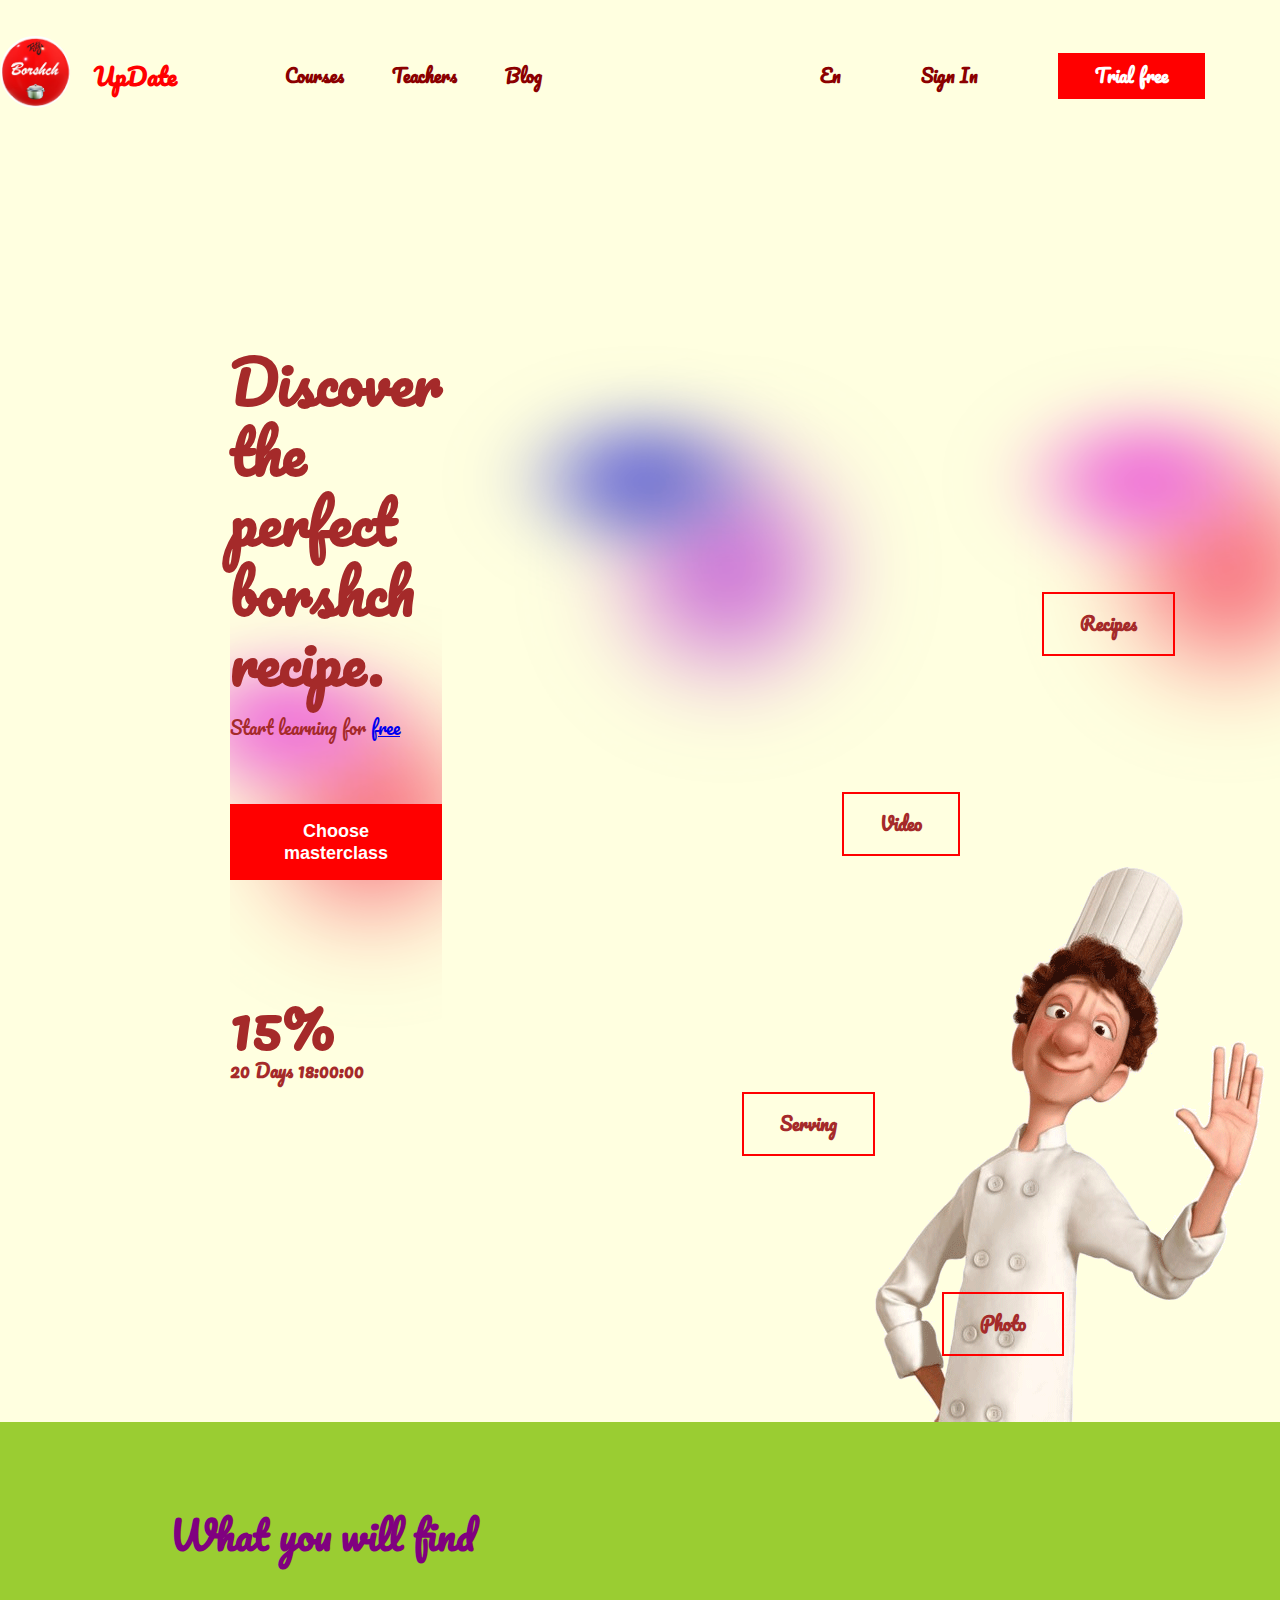
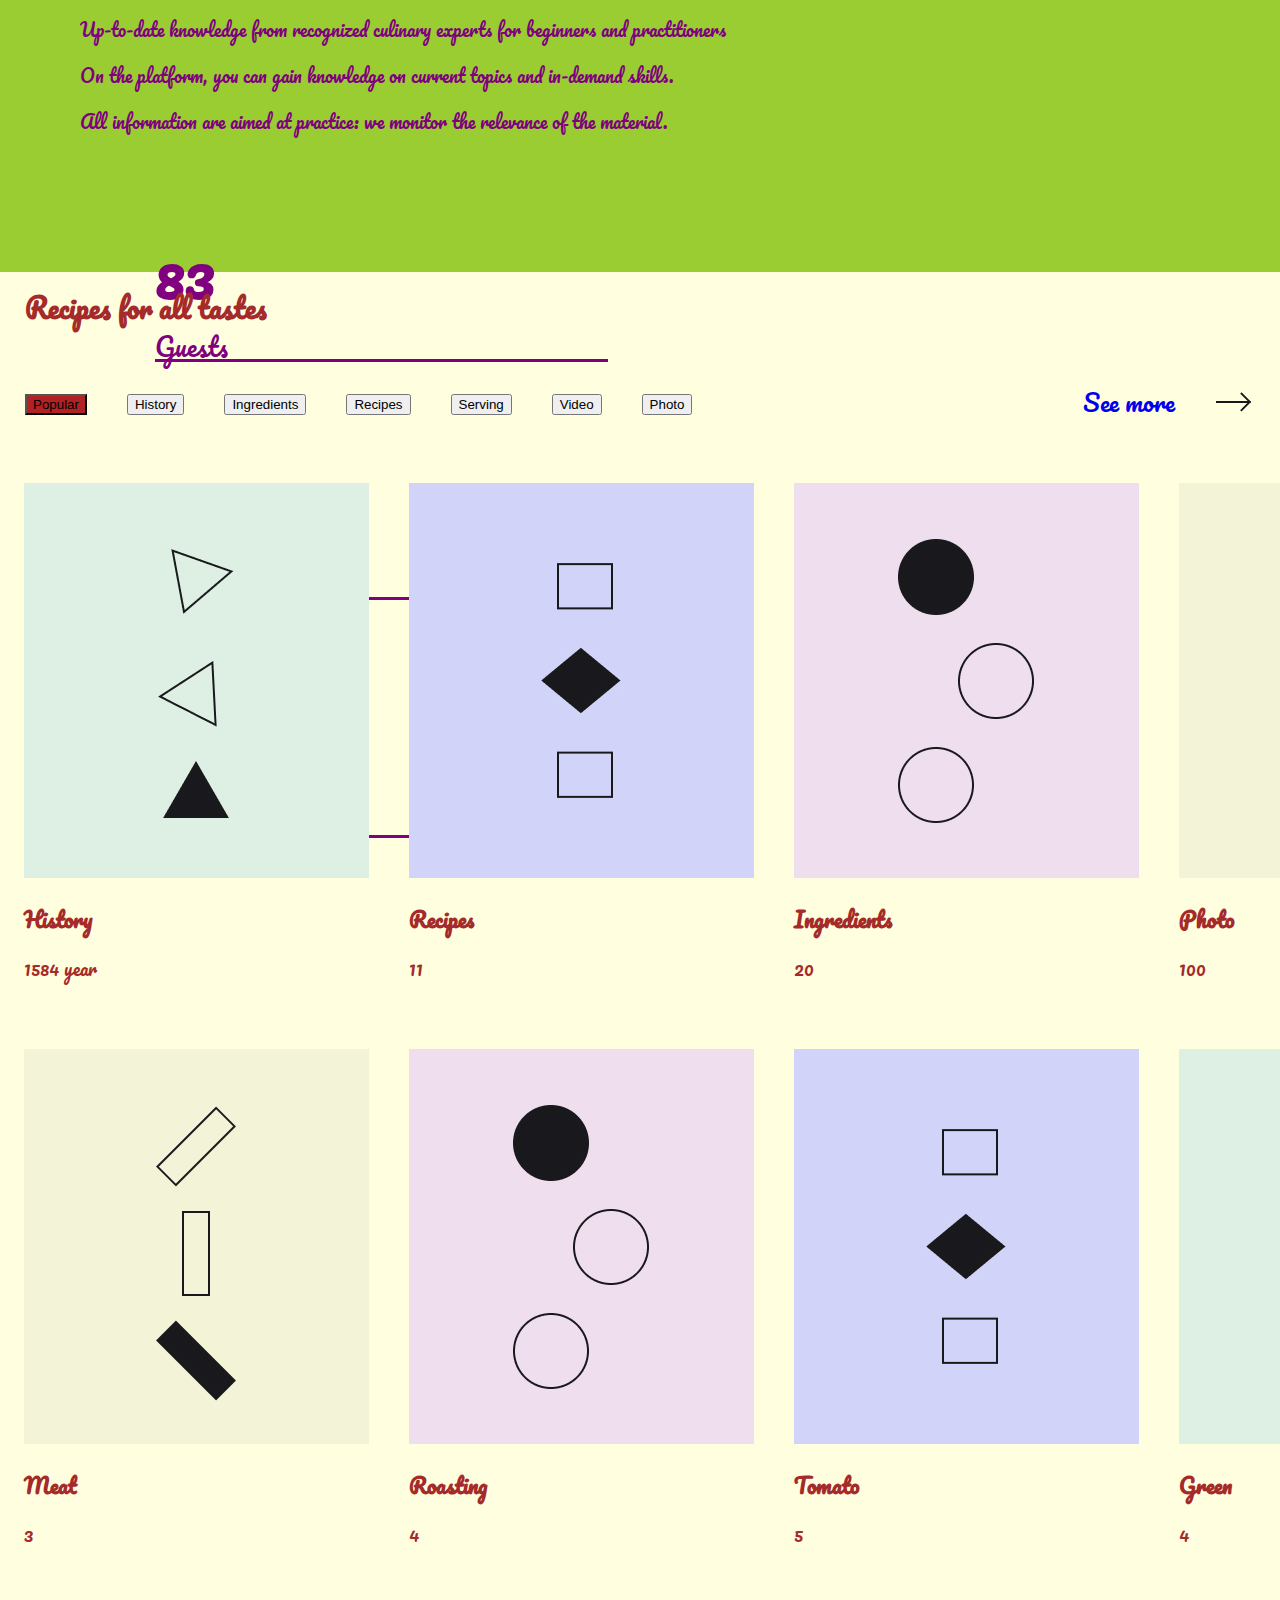
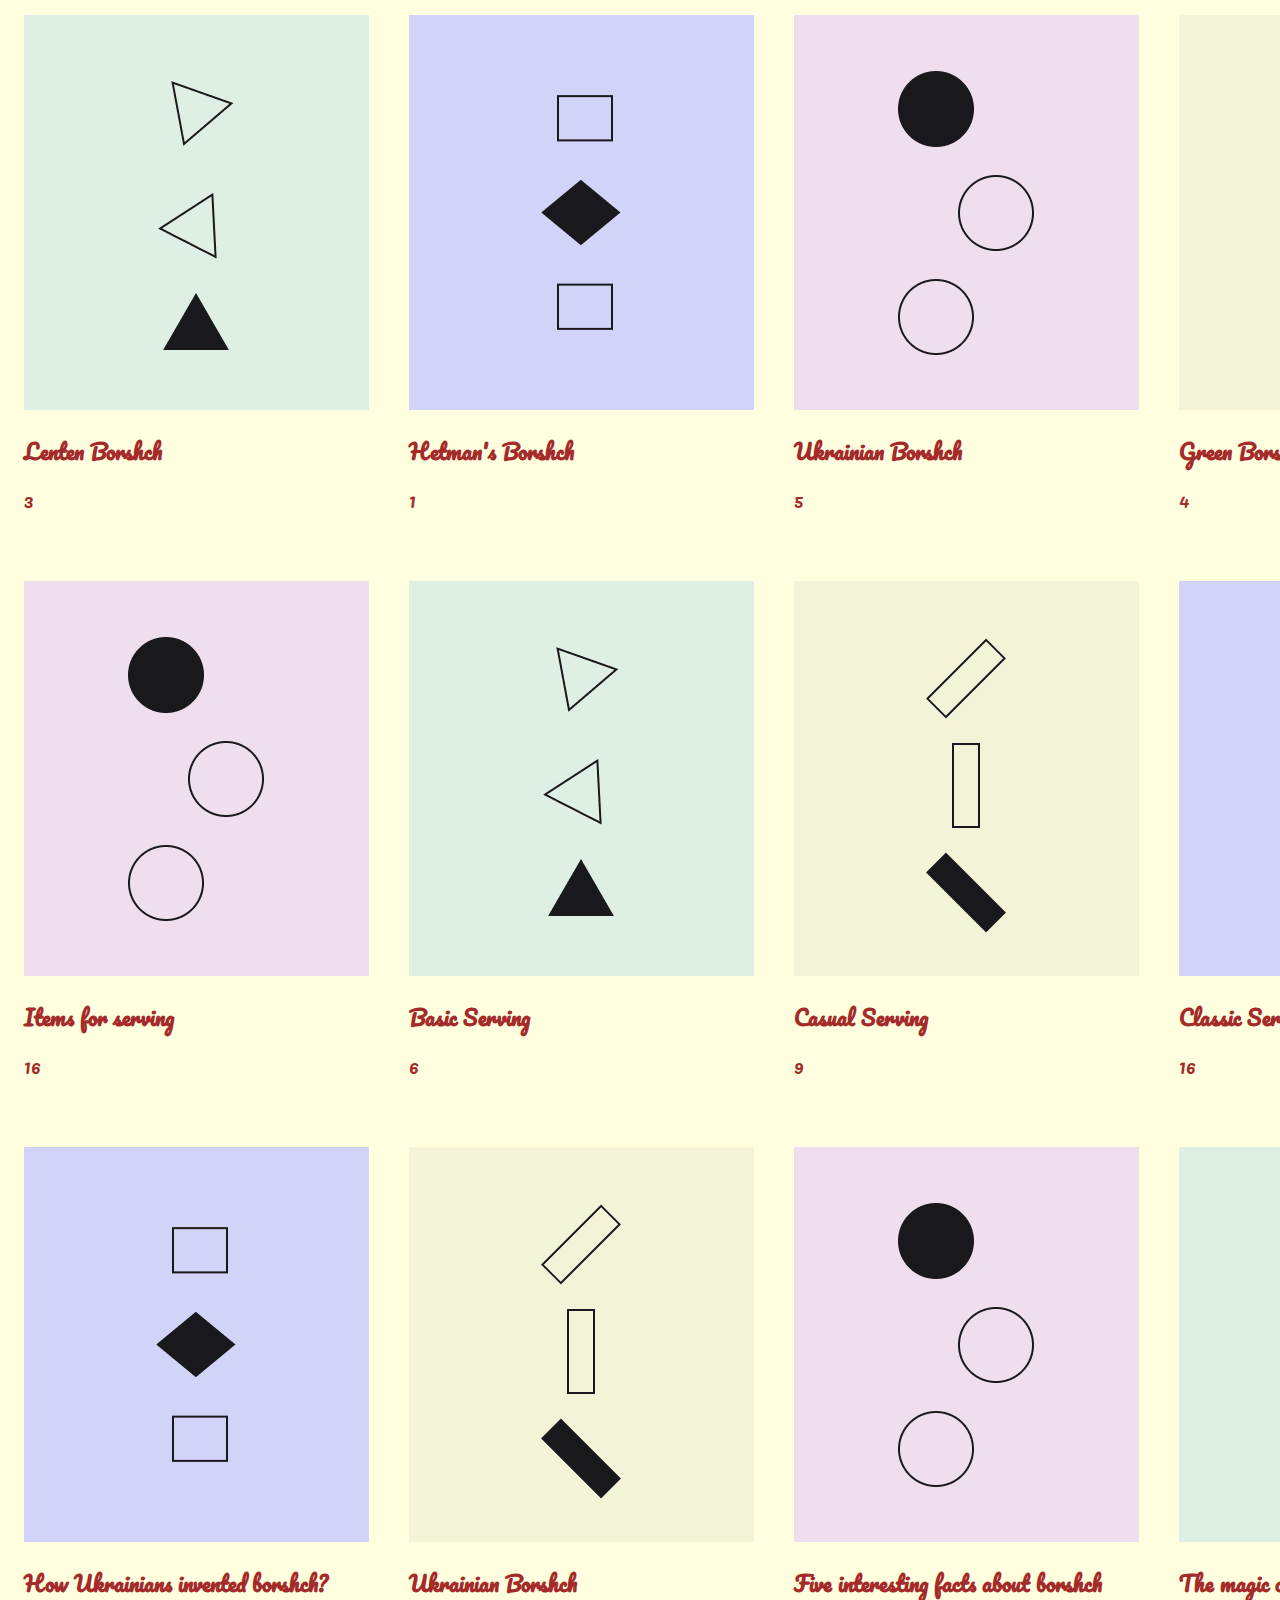
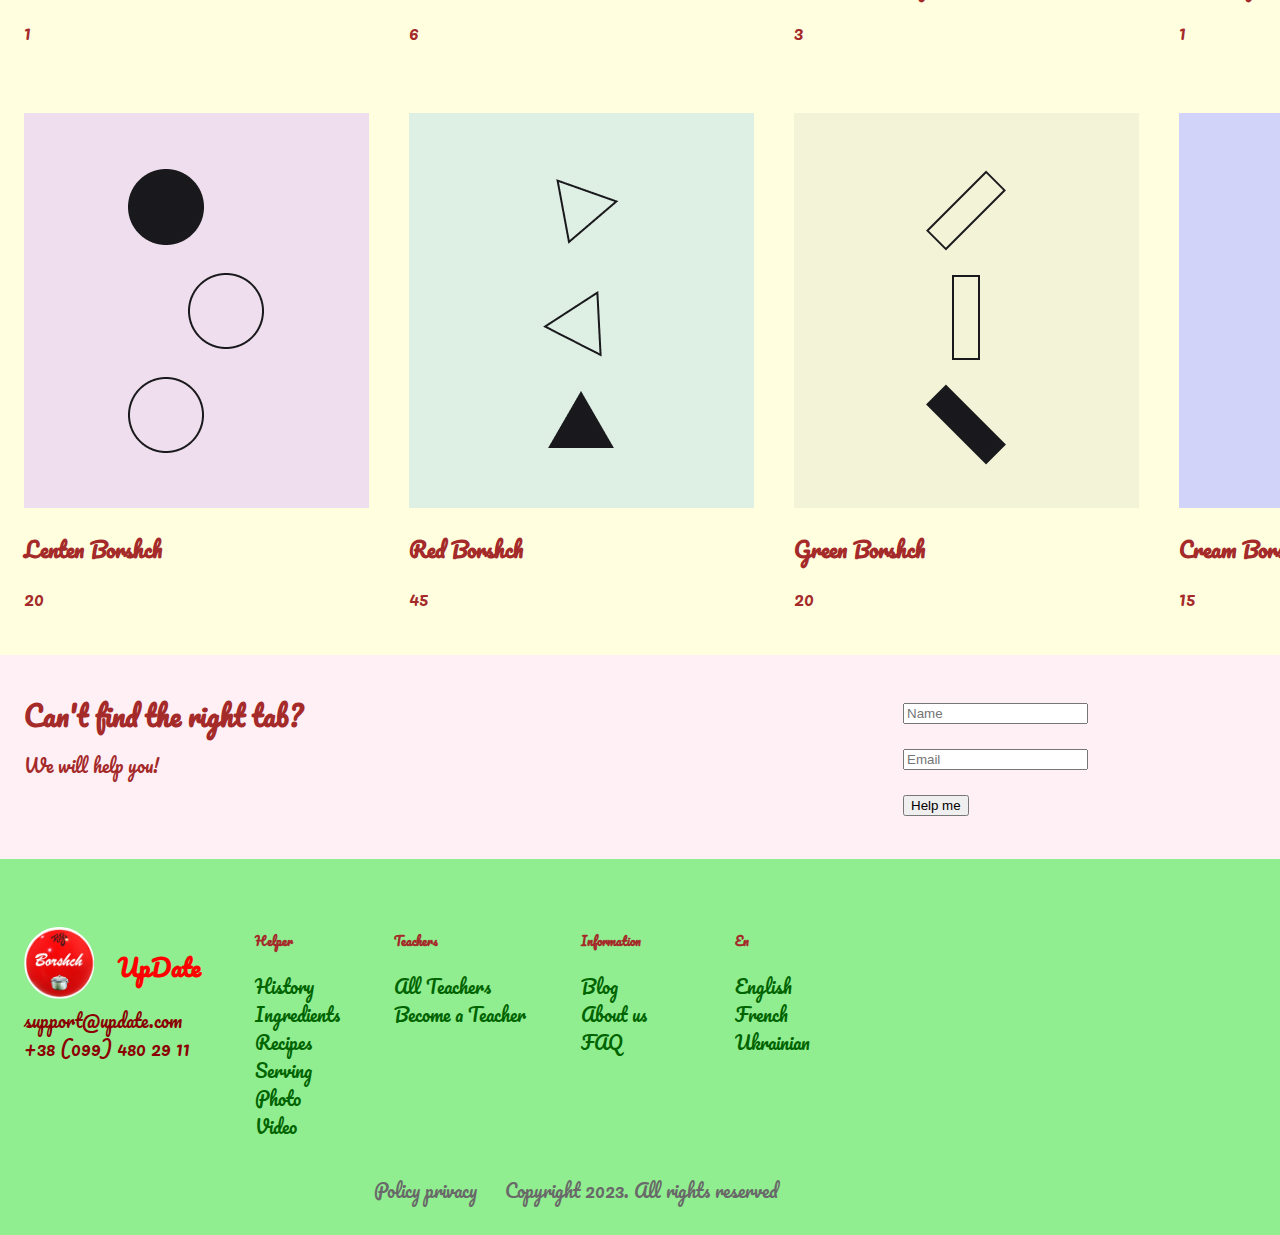
<file: Index.html>
<!DOCTYPE html>
<html lang="en">
<head>
    <meta charset="UTF-8">
    <meta name="viewport"
        content="width=device-width, user-scalable=no, initial-scale=1.0, maximum-scale=1.0, minimum-scale=1.0">
    <meta http-equiv="X-UA-Compatible" content="ie=edge">
    <link rel="preconnect" href="https://fonts.googleapis.com">
    <link rel="preconnect" href="https://fonts.gstatic.com" crossorigin>
    <link href="https://fonts.googleapis.com/css2?family=Pacifico&family=Trochut:ital,wght@0,700;1,400&display=swap"
          rel="stylesheet">
    <link rel="stylesheet" href="style/all.css">
    <title>Borshch</title>
</head>
<body>
<header class="container header" tabindex="0">
    <div class="header__box" >
    <a class="logo" href="Figma.html" >
        <img src="img/logo1.svg" alt="logo1" width="80" height="80">
        UpDate
    </a>
    <nav class="nav" tabindex="0">
        <ul class="nav__list">
            <li>
                <a class="link" href="#">Courses</a>
            </li>
            <li>
                <a class="link" href="#">Teachers</a>
            </li>
            <li>
                <a class="link" href="#">Blog</a>
            </li>
        </ul>
    </nav>
    </div>
    <div class="btn-box" tabindex="0">
        <a class="header__link" href="#">
            En
        </a>
        <a class="header__link" href="#">
            Sign In
        </a>
        <a class="header__btn" href="#">
            Trial free
        </a>
    </div>
</header>
<main>
    <section class="offer container" >
        <div class="offer__holder">
            <h1 class="offer__title" id="heading" tabindex="0">
                Discover the perfect borshch recipe.
                            </h1>
            <p class="offer__description">
                Start learning for <a href="#">free</a>
            </p>
            <button class="button" tabindex="0">
                Choose masterclass
            </button>

            <p class="offer__sale" tabindex="0">
                15%
            </p>
            <p class="offer__time" tabindex="0">
                <time>
                    20 Days 18:00:00
                </time>
            </p>
        </div>
        <ul class="offer__list" tabindex="0">
            <li class="offer__history offer__item" tabindex="0">
                History
            </li>
            <li class="offer__ingredients offer__item" tabindex="0">
                Ingredients
            </li>
            <li class="offer__recipes offer__item" tabindex="0">
                Recipes
            </li>
            <li class="offer__video offer__item" tabindex="0">
                Video
            </li>
            <li class="offer__serving offer__item" tabindex="0">
                Serving
            </li>
            <li class="offer__photo offer__item" tabindex="0">
                Photo
            </li>
        </ul>
        <img src="img/plum-4.png" alt="plum">
        <img src="img/plum-5.png" alt="plum">
    </section>
    <section class="learn">
        <div class="learn-container container">
        <div class="learn__text">
            <h2 class="learn__title" tabindex="0">
                What you will find
            </h2>
            <p class="learn__descriptoin" tabindex="0">
                Up-to-date knowledge from recognized culinary experts for beginners and practitioners
            </p>
            <p class="learn__descriptoin" tabindex="0">
                On the platform, you can gain knowledge on current topics and
                in-demand skills.
            </p>
            <p class="learn__descriptoin" tabindex="0">
                All information are aimed at practice: we monitor the relevance of the material.
            </p>
        </div>
        <div class="learn__counter">
            <div class="learn__counter-item">
                <h5 class="learn__counter-number">
                    83
                </h5>
                <p class="learn__counter-discription">
                    Guests
                </p>
            </div>
        <div class="learn__counter-item">
            <h5 class="learn__counter-number">
                78
            </h5>
            <p class="learn__counter-discription">
                Curators
            </p>
        </div>
        <div class="learn__counter-item">
            <h5 class="learn__counter-number">
                150
            </h5>
            <p class="learn__counter-discription">
                Best recipes
            </p>
        </div>
        </div>
        </div>
    </section>
    <section class="discover">
        <h2 class="discover__title" tabindex="0">
            Recipes for all tastes
        </h2>
        <div class="discover__all">
            <ul class="discover__list">
                <li>
                    <button class="discover__button active" data-for="popular" tabindex="0">
                        Popular
                    </button>
                </li>
                <li>
                    <button class="discover__button" data-for="history" tabindex="0">
                        History
                    </button>
                </li>
                <li>
                    <button class="discover__button" data-for="ingredients" tabindex="0">
                        Ingredients
                    </button>
                </li>
                <li>
                    <button class="discover__button" data-for="recipes" tabindex="0">
                        Recipes
                    </button>
                </li>
                <li>
                    <button class="discover__button" data-for="serving" tabindex="0">
                        Serving
                    </button>
                </li>
                <li>
                    <button class="discover__button" data-for="video" tabindex="0">
                        Video
                    </button>
                </li>
                <li>
                    <button class="discover__button" data-for="photo" tabindex="0">
                        Photo
                    </button>
                </li>
            </ul>
            <a class="discover__see-more" href="#" tabindex="0">
                See more
                <img src="img/see_more_arrow.svg" alt="see more">
            </a>
        </div>
        <div class="discover__cards active" data-tab="popular">
            <article class="discover__card-item">
                <img src="img/card-img-1.jpg" alt="History">
                <h3>
                    History
                </h3>
                <p class="discover__card-length">
                    1584 year
                </p>
            </article>
            <article class="discover__card-item">
                <img src="img/card-img-2.jpg" alt="Recipes">
                <h3>
                    Recipes
                </h3>
                <p class="discover__card-length">
                    11
                </p>
            </article>
            <article class="discover__card-item">
                <img src="img/card-img-3.jpg" alt="Ingredients">
                <h3>
                    Ingredients
                </h3>
                <p class="discover__card-length">
                    20
                </p>
            </article>
            <article class="discover__card-item">
                <img src="img/card-img-4.jpg" alt="Photo">
                <h3>
                    Photo
                </h3>
                <p class="discover__card-length">
                    100
                </p>
            </article>
        </div>
        <div class="discover__cards" data-tab="history">
            <article class="discover__card-item">
                <img src="img/card-img-2.jpg" alt="History">
                <h3>
                    History
                </h3>
                <p class="discover__card-length">
                    1584 year
                </p>
            </article>
            <article class="discover__card-item">
                <img src="img/card-img-1.jpg" alt="Recipes">
                <h3>
                    Ukrainian Recipes
                </h3>
                <p class="discover__card-length">
                    11
                </p>
            </article>
            <article class="discover__card-item">
                <img src="img/card-img-4.jpg" alt="Ingredients">
                <h3>
                    Ukrainian Ingredients
                </h3>
                <p class="discover__card-length">
                    20
                </p>
            </article>
            <article class="discover__card-item">
                <img src="img/card-img-3.jpg" alt="Photo">
                <h3>
                    Photo
                </h3>
                <p class="discover__card-length">
                    100
                </p>
            </article>
        </div>
        <div class="discover__cards active" data-tab="ingredients">
            <article class="discover__card-item">
                <img src="img/card-img-4.jpg" alt="History">
                <h3>
                    Meat
                </h3>
                <p class="discover__card-length">
                    3
                </p>
            </article>
            <article class="discover__card-item">
                <img src="img/card-img-3.jpg" alt="Recipes">
                <h3>
                    Roasting
                </h3>
                <p class="discover__card-length">
                    4
                </p>
            </article>
            <article class="discover__card-item">
                <img src="img/card-img-2.jpg" alt="Ingredients">
                <h3>
                    Tomato
                </h3>
                <p class="discover__card-length">
                    5
                </p>
            </article>
            <article class="discover__card-item">
                <img src="img/card-img-1.jpg" alt="Photo">
                <h3>
                    Green
                </h3>
                <p class="discover__card-length">
                    4
                </p>
            </article>
        </div>
        <div class="discover__cards active" data-tab="recipes">
            <article class="discover__card-item">
                <img src="img/card-img-1.jpg" alt="History">
                <h3>
                    Lenten Borshch
                </h3>
                <p class="discover__card-length">
                    3
                </p>
            </article>
            <article class="discover__card-item">
                <img src="img/card-img-2.jpg" alt="Recipes">
                <h3>
                    Hetman's Borshch
                </h3>
                <p class="discover__card-length">
                    1
                </p>
            </article>
            <article class="discover__card-item">
                <img src="img/card-img-3.jpg" alt="Ingredients">
                <h3>
                    Ukrainian Borshch
                </h3>
                <p class="discover__card-length">
                    5
                </p>
            </article>
            <article class="discover__card-item">
                <img src="img/card-img-4.jpg" alt="Photo">
                <h3>
                    Green Borshch
                </h3>
                <p class="discover__card-length">
                    4
                </p>
            </article>
        </div>
        <div class="discover__cards active" data-tab="serving">
            <article class="discover__card-item">
                <img src="img/card-img-3.jpg" alt="History">
                <h3>
                    Items for serving
                </h3>
                <p class="discover__card-length">
                    16
                </p>
            </article>
            <article class="discover__card-item">
                <img src="img/card-img-1.jpg" alt="Recipes">
                <h3>
                    Basic Serving
                </h3>
                <p class="discover__card-length">
                    6
                </p>
            </article>
            <article class="discover__card-item">
                <img src="img/card-img-4.jpg" alt="Ingredients">
                <h3>
                    Casual Serving
                </h3>
                <p class="discover__card-length">
                    9
                </p>
            </article>
            <article class="discover__card-item">
                <img src="img/card-img-2.jpg" alt="Photo">
                <h3>
                    Classic Serving
                </h3>
                <p class="discover__card-length">
                    16
                </p>
            </article>
        </div>
        <div class="discover__cards active" data-tab="video">
            <article class="discover__card-item">
                <img src="img/card-img-2.jpg" alt="History">
                <h3>
                    How Ukrainians invented borshch?
                </h3>
                <p class="discover__card-length">
                    1
                </p>
            </article>
            <article class="discover__card-item">
                <img src="img/card-img-4.jpg" alt="Recipes">
                <h3>
                    Ukrainian Borshch
                </h3>
                <p class="discover__card-length">
                    6
                </p>
            </article>
            <article class="discover__card-item">
                <img src="img/card-img-3.jpg" alt="Ingredients">
                <h3>
                    Five interesting facts about borshch
                </h3>
                <p class="discover__card-length">
                    3
                </p>
            </article>
            <article class="discover__card-item">
                <img src="img/card-img-1.jpg" alt="Photo">
                <h3>
                    The magic of dry borshch
                </h3>
                <p class="discover__card-length">
                    1
                </p>
            </article>
        </div>
        <div class="discover__cards active" data-tab="photo">
            <article class="discover__card-item">
                <img src="img/card-img-3.jpg" alt="History">
                <h3>
                    Lenten Borshch
                </h3>
                <p class="discover__card-length">
                    20
                </p>
            </article>
            <article class="discover__card-item">
                <img src="img/card-img-1.jpg" alt="Recipes">
                <h3>
                    Red Borshch
                </h3>
                <p class="discover__card-length">
                    45
                </p>
            </article>
            <article class="discover__card-item">
                <img src="img/card-img-4.jpg" alt="Ingredients">
                <h3>
                    Green Borshch
                </h3>
                <p class="discover__card-length">
                    20
                </p>
            </article>
            <article class="discover__card-item">
                <img src="img/card-img-2.jpg" alt="Photo">
                <h3>
                    Cream Borshch
                </h3>
                <p class="discover__card-length">
                    15
                </p>
            </article>
        </div>
    </section>
    <section class="find-program">
        <div class="find-program__text">
            <h2 class="find-program__title" tabindex="0">
                Can't find the right tab?
            </h2>
                <p class="find-program__discription" tabindex="0">
                    We will help you!
                </p>
        </div>
            <div>
                <form class="find-program__find" action="https://fom.in.ua/echo"  tabindex="0">
                    <p>
                        <input type="text" name="Name" placeholder="Name" required>
                    </p>
                    <p>
                        <input type="email" name="Email" placeholder="Email" required tabindex="0">
                    </p>
                    <p>
                        <button class="find-program__button" tabindex="0">
                            Help me
                        </button>
                    </p>
                </form>
            </div>
    </section>
</main>
<footer class="container-f footer">
    <div>
        <a class="footer_logo" href="Figma.html">
            <img src="img/logo1.svg" alt="logo1" width="80" height="80">
            UpDate
        </a>
        <div class="footer_tel" tabindex="0">
             <a class="footer_tel1" href="mailto:support@update.com">support@update.com</a>
             <a class="footer_tel1" href="tel:380994802911">+38 (099) 480 29 11</a>
        </div>
    </div>
    <div class="sitemap">
        <h6 class="sitemap__title">
            Helper
        </h6>
        <ul class="sitemap__list">
            <li class="sitemap__list1-1">
                <a class="sitemap__list1" href="#">
                    History
                </a>
            </li>
            <li class="sitemap__list1-1">
                <a class="sitemap__list1" href="#">
                    Ingredients
                </a>
            </li>
            <li class="sitemap__list1-1">
                <a class="sitemap__list1" href="#">
                    Recipes
                </a>
            </li>
            <li class="sitemap__list1-1">
                <a class="sitemap__list1" href="#">
                    Serving
                </a>
            </li>
            <li class="sitemap__list1-1">
                <a class="sitemap__list1" href="#">
                    Photo
                </a>
            </li>
            <li class="sitemap__list1-1">
                <a class="sitemap__list1" href="#">
                    Video
                </a>
            </li>
        </ul>
    </div>
    <div class="sitemap">
        <h6 class="sitemap__title">
            Teachers
        </h6>
        <ul class="sitemap__list">
            <li class="sitemap__list1-1">
                <a class="sitemap__list1" href="#">
                    All Teachers
                </a>
            </li>
            <li class="sitemap__list1-1">
                <a class="sitemap__list1" href="#">
                    Become a Teacher
                </a>
            </li>
        </ul>
    </div>
    <div class="sitemap">
        <h6 class="sitemap__title">
            Information
        </h6>
        <ul class="sitemap__list">
            <li class="sitemap__list1-1">
                <a class="sitemap__list1" href="#">
                    Blog
                </a>
            </li>
            <li class="sitemap__list1-1">
                <a class="sitemap__list1" href="#">
                    About us
                </a>
            </li>
            <li class="sitemap__list1-1">
                <a class="sitemap__list1" href="#">
                    FAQ
                </a>
            </li>
        </ul>
    </div>
    <div class="sitemap">
        <h6 class="sitemap__title">
            En
        </h6>
        <ul class="sitemap__list">
            <li class="sitemap__list1-1">
                <a class="sitemap__list1" href="#">
                    English
                </a>
            </li>
            <li class="sitemap__list1-1">
                <a class="sitemap__list1" href="#">
                    French
                </a>
            </li>
            <li class="sitemap__list1-1">
                <a class="sitemap__list1" href="#">
                    Ukrainian
                </a>
            </li>
        </ul>
    </div>
    <div class="copyright">
        <div class="sitemap__list1-c">
            <a class="sitemap__list2" href="#">
                Policy privacy
                </a>
            <p class="sitemap__list2">
                Copyright 2023. All rights reserved
            </p>
        </div>
    </div>
</footer>
<script src="./scripts/script.js">
</script>
</body>
</html>
</file>
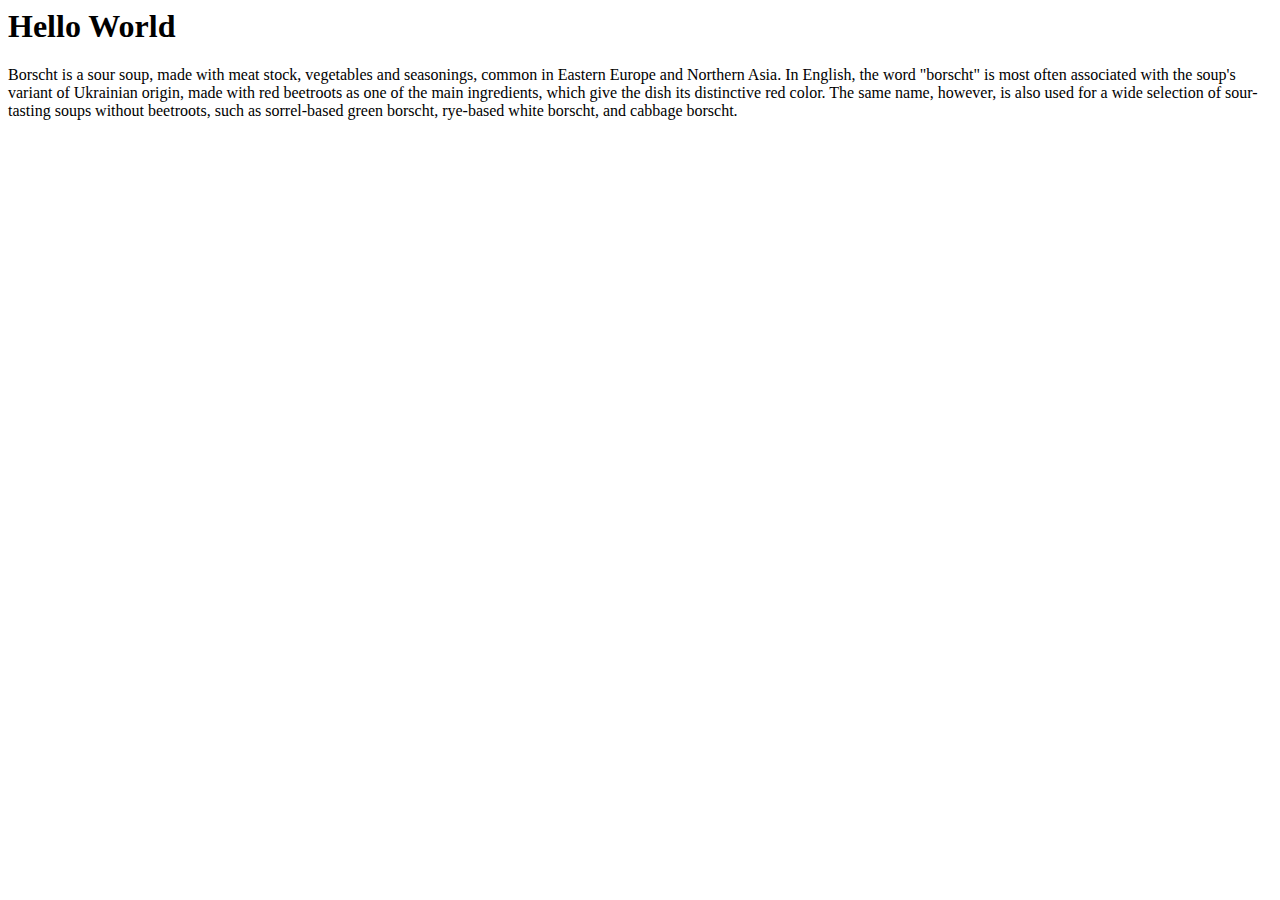
<file: borsh.html>
<html>
<head>
  <h2><Ukrainian Borshch></h2>
</head>
<body>
<h1>Hello World</h1>
  <p>Borscht is a sour soup, made with meat stock, vegetables and seasonings, common in Eastern Europe and Northern Asia. In English, 
    the word "borscht" is most often associated with the soup's variant of Ukrainian origin, made with red beetroots as one of the main ingredients, 
    which give the dish its distinctive red color. The same name, however, is also used for a wide selection of sour-tasting soups without beetroots, 
    such as sorrel-based green borscht, rye-based white borscht, and cabbage borscht.</p>
</body>
</html>
</file>
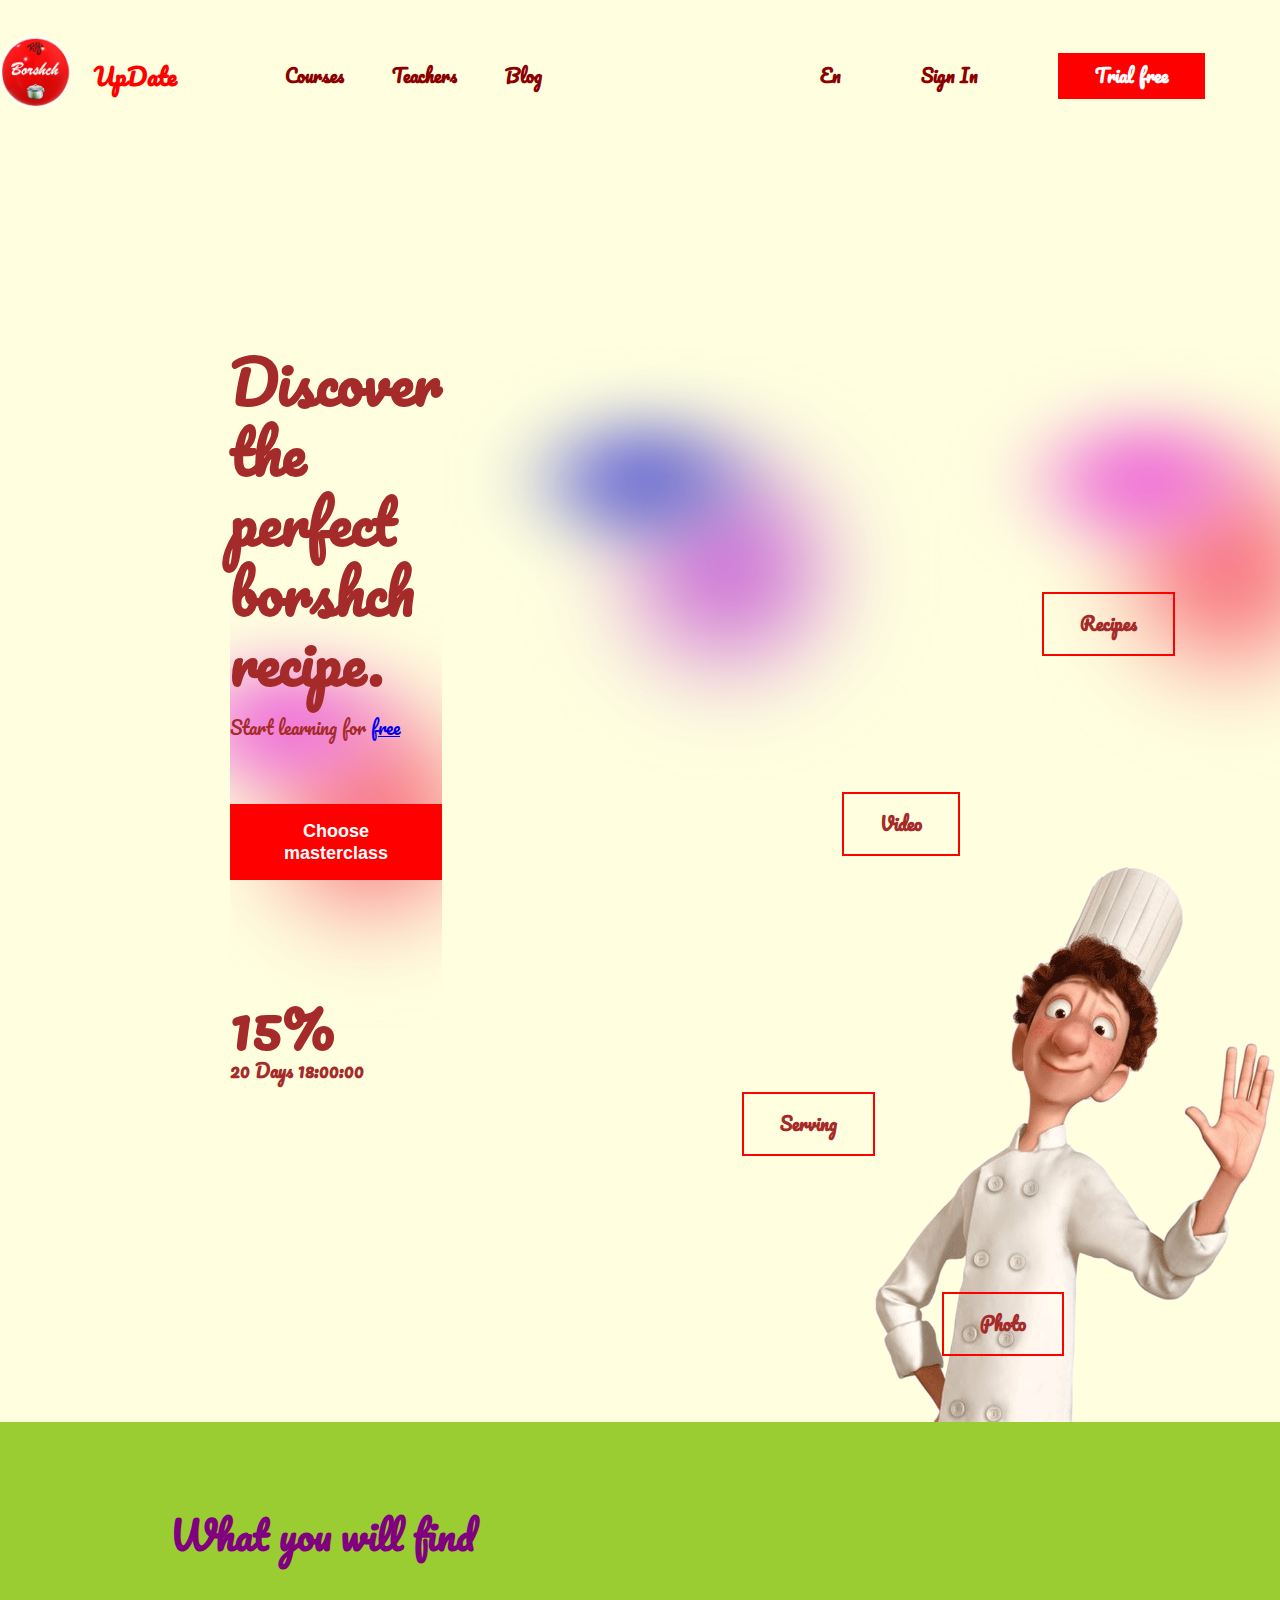
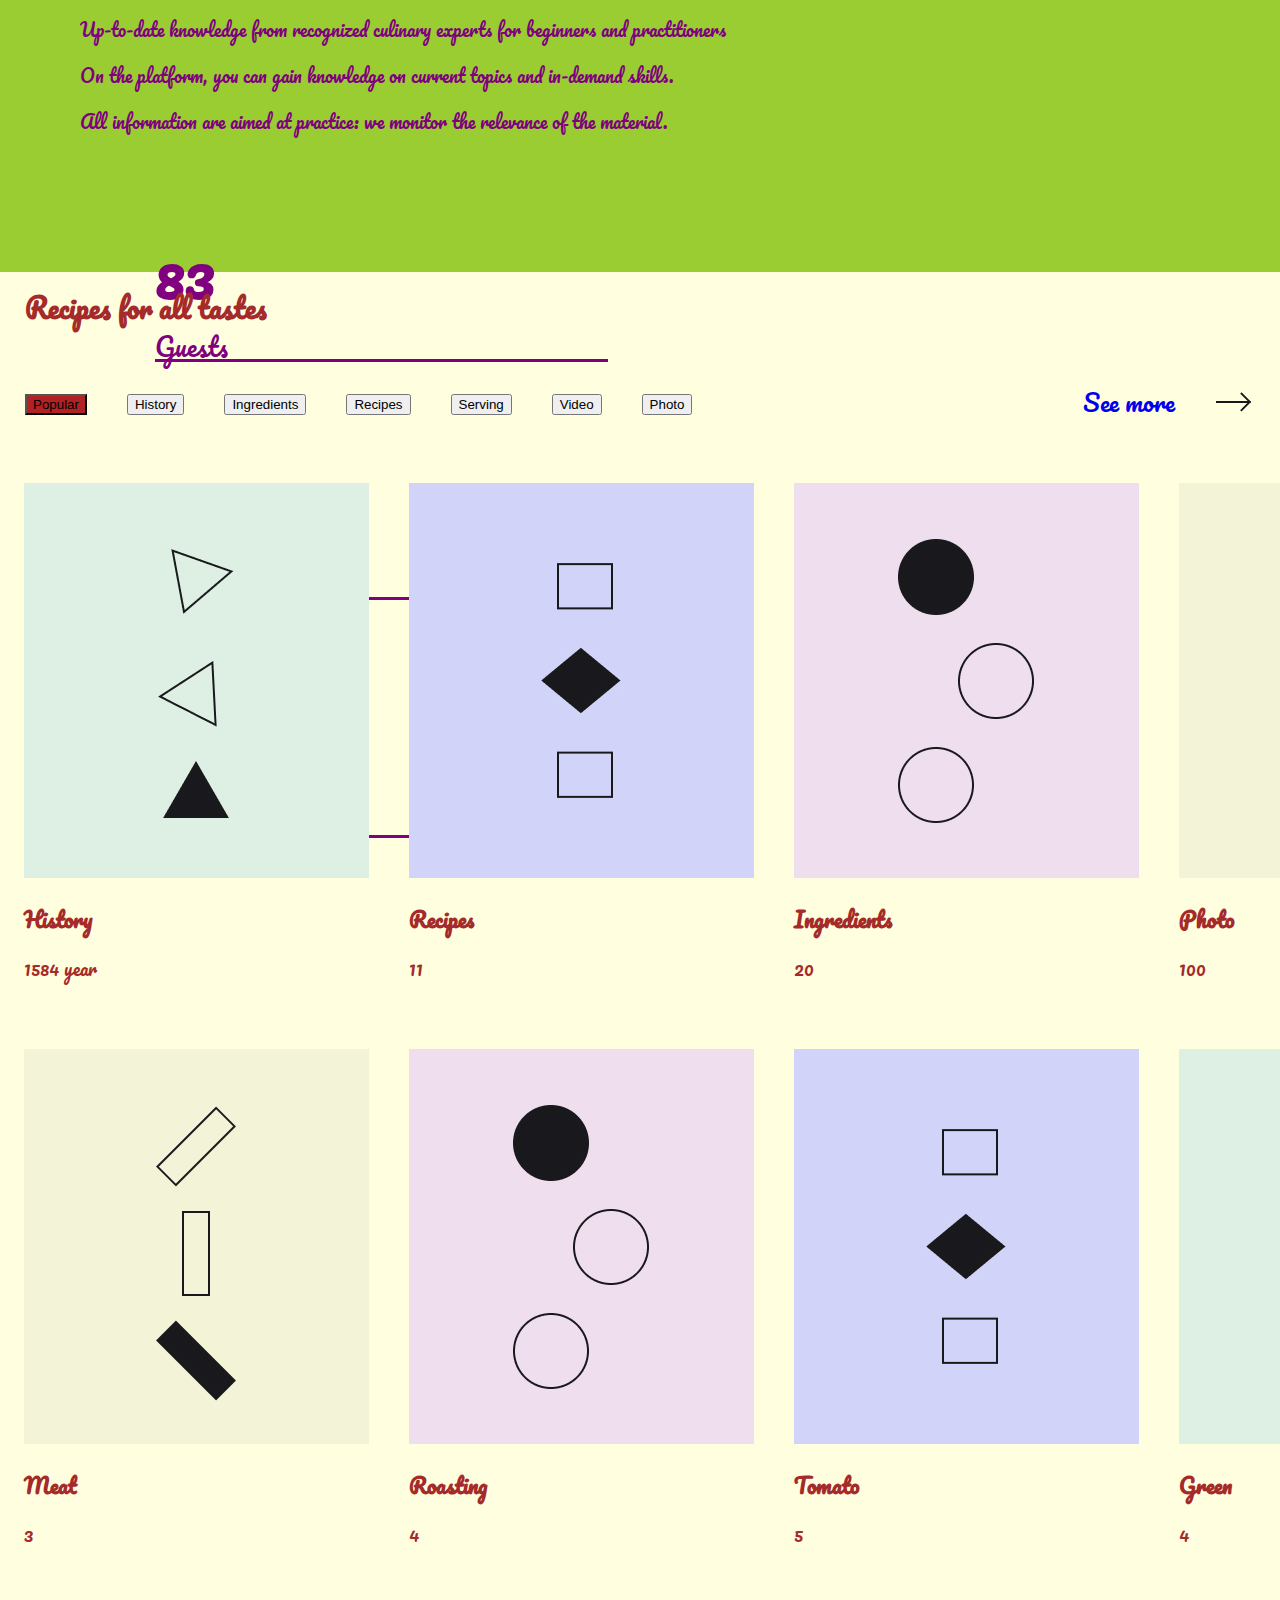
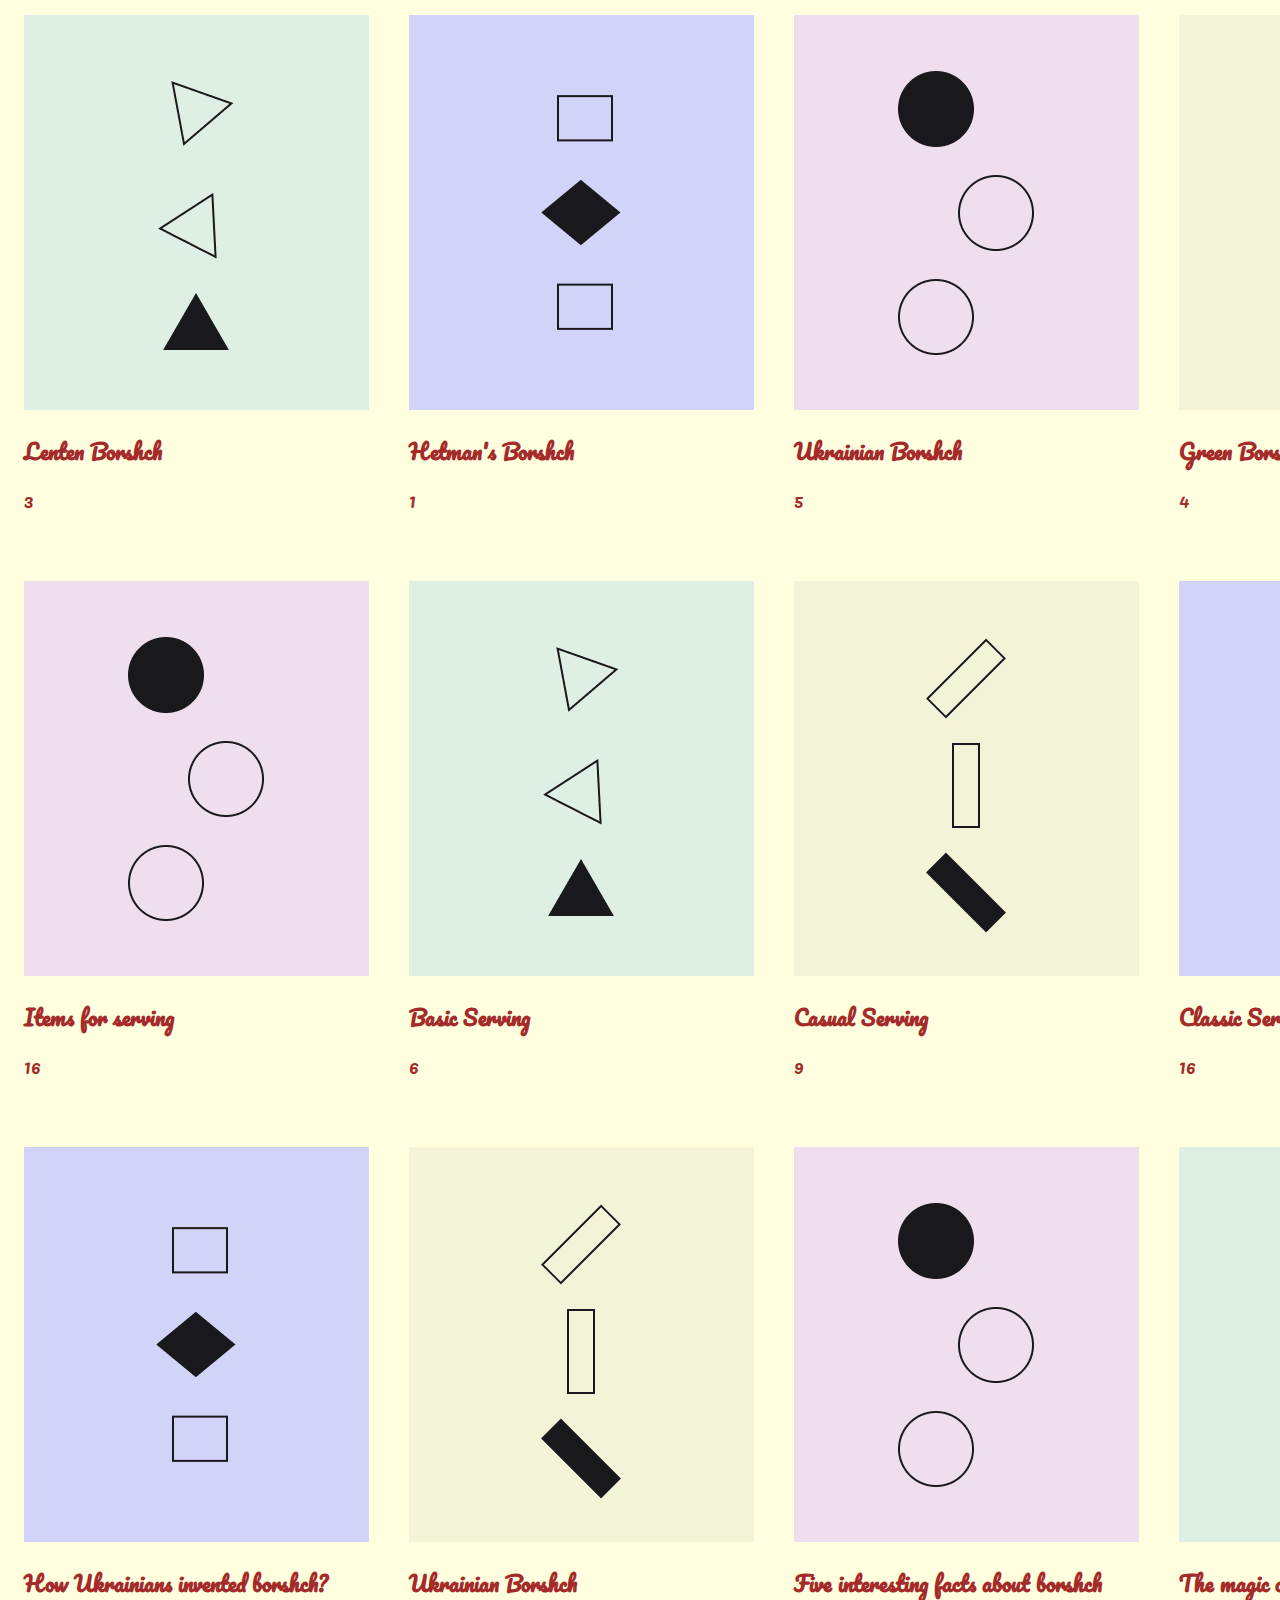
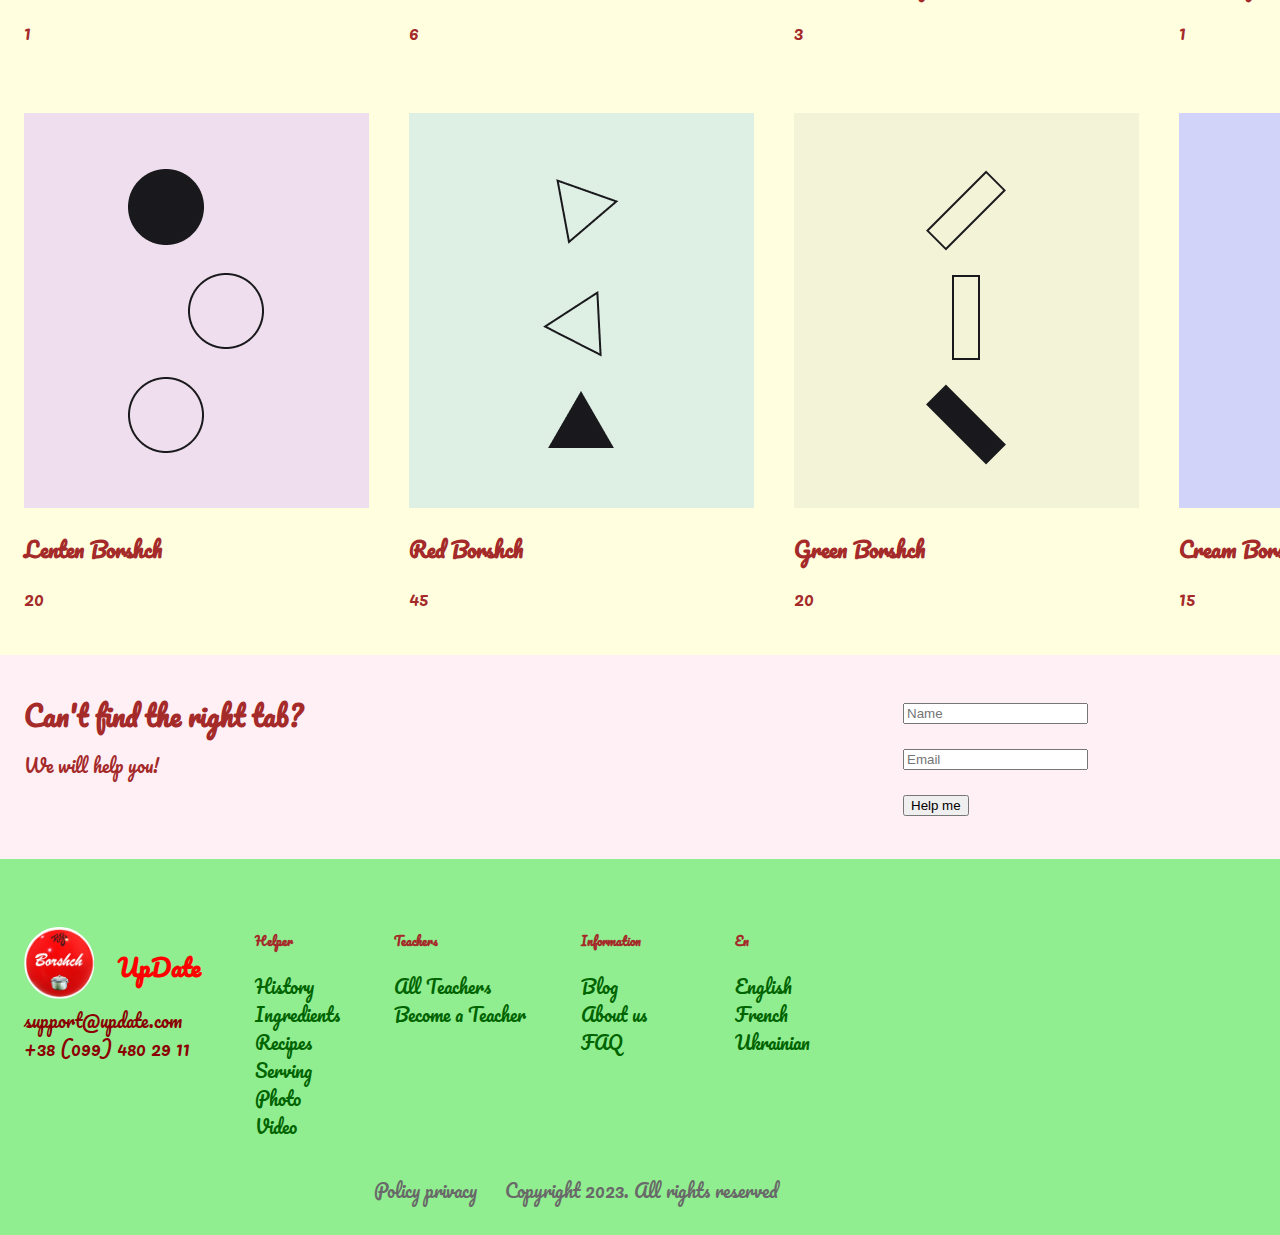
<file: Figma.html>
<!DOCTYPE html>
<html lang="en">
<head>
    <meta charset="UTF-8">
    <meta name="viewport"
        content="width=device-width, user-scalable=no, initial-scale=1.0, maximum-scale=1.0, minimum-scale=1.0">
    <meta http-equiv="X-UA-Compatible" content="ie=edge">
    <link rel="preconnect" href="https://fonts.googleapis.com">
    <link rel="preconnect" href="https://fonts.gstatic.com" crossorigin>
    <link href="https://fonts.googleapis.com/css2?family=Pacifico&family=Trochut:ital,wght@0,700;1,400&display=swap"
          rel="stylesheet">
    <link rel="stylesheet" href="style/all.css">
    <title>Borshch</title>
</head>
<body>
<header class="container header" tabindex="0">
    <div class="header__box" >
    <a class="logo" href="Figma.html" >
        <img src="img/logo1.svg" alt="logo1" width="80" height="80">
        UpDate
    </a>
    <nav class="nav" tabindex="0">
        <ul class="nav__list">
            <li>
                <a class="link" href="#">Courses</a>
            </li>
            <li>
                <a class="link" href="#">Teachers</a>
            </li>
            <li>
                <a class="link" href="#">Blog</a>
            </li>
        </ul>
    </nav>
    </div>
    <div class="btn-box" tabindex="0">
        <a class="header__link" href="#">
            En
        </a>
        <a class="header__link" href="#">
            Sign In
        </a>
        <a class="header__btn" href="#">
            Trial free
        </a>
    </div>
</header>
<main>
    <section class="offer container" >
        <div class="offer__holder">
            <h1 class="offer__title" id="heading" tabindex="0">
                Discover the perfect borshch recipe.
                            </h1>
            <p class="offer__description">
                Start learning for <a href="#">free</a>
            </p>
            <button class="button" tabindex="0">
                Choose masterclass
            </button>

            <p class="offer__sale" tabindex="0">
                15%
            </p>
            <p class="offer__time" tabindex="0">
                <time>
                    20 Days 18:00:00
                </time>
            </p>
        </div>
        <ul class="offer__list" tabindex="0">
            <li class="offer__history offer__item" tabindex="0">
                History
            </li>
            <li class="offer__ingredients offer__item" tabindex="0">
                Ingredients
            </li>
            <li class="offer__recipes offer__item" tabindex="0">
                Recipes
            </li>
            <li class="offer__video offer__item" tabindex="0">
                Video
            </li>
            <li class="offer__serving offer__item" tabindex="0">
                Serving
            </li>
            <li class="offer__photo offer__item" tabindex="0">
                Photo
            </li>
        </ul>
        <img src="img/plum-4.png" alt="plum">
        <img src="img/plum-5.png" alt="plum">
    </section>
    <section class="learn">
        <div class="learn-container container">
        <div class="learn__text">
            <h2 class="learn__title" tabindex="0">
                What you will find
            </h2>
            <p class="learn__descriptoin" tabindex="0">
                Up-to-date knowledge from recognized culinary experts for beginners and practitioners
            </p>
            <p class="learn__descriptoin" tabindex="0">
                On the platform, you can gain knowledge on current topics and
                in-demand skills.
            </p>
            <p class="learn__descriptoin" tabindex="0">
                All information are aimed at practice: we monitor the relevance of the material.
            </p>
        </div>
        <div class="learn__counter">
            <div class="learn__counter-item">
                <h5 class="learn__counter-number">
                    83
                </h5>
                <p class="learn__counter-discription">
                    Guests
                </p>
            </div>
        <div class="learn__counter-item">
            <h5 class="learn__counter-number">
                78
            </h5>
            <p class="learn__counter-discription">
                Curators
            </p>
        </div>
        <div class="learn__counter-item">
            <h5 class="learn__counter-number">
                150
            </h5>
            <p class="learn__counter-discription">
                Best recipes
            </p>
        </div>
        </div>
        </div>
    </section>
    <section class="discover">
        <h2 class="discover__title" tabindex="0">
            Recipes for all tastes
        </h2>
        <div class="discover__all">
            <ul class="discover__list">
                <li>
                    <button class="discover__button active" data-for="popular" tabindex="0">
                        Popular
                    </button>
                </li>
                <li>
                    <button class="discover__button" data-for="history" tabindex="0">
                        History
                    </button>
                </li>
                <li>
                    <button class="discover__button" data-for="ingredients" tabindex="0">
                        Ingredients
                    </button>
                </li>
                <li>
                    <button class="discover__button" data-for="recipes" tabindex="0">
                        Recipes
                    </button>
                </li>
                <li>
                    <button class="discover__button" data-for="serving" tabindex="0">
                        Serving
                    </button>
                </li>
                <li>
                    <button class="discover__button" data-for="video" tabindex="0">
                        Video
                    </button>
                </li>
                <li>
                    <button class="discover__button" data-for="photo" tabindex="0">
                        Photo
                    </button>
                </li>
            </ul>
            <a class="discover__see-more" href="#" tabindex="0">
                See more
                <img src="img/see_more_arrow.svg" alt="see more">
            </a>
        </div>
        <div class="discover__cards active" data-tab="popular">
            <article class="discover__card-item">
                <img src="img/card-img-1.jpg" alt="History">
                <h3>
                    History
                </h3>
                <p class="discover__card-length">
                    1584 year
                </p>
            </article>
            <article class="discover__card-item">
                <img src="img/card-img-2.jpg" alt="Recipes">
                <h3>
                    Recipes
                </h3>
                <p class="discover__card-length">
                    11
                </p>
            </article>
            <article class="discover__card-item">
                <img src="img/card-img-3.jpg" alt="Ingredients">
                <h3>
                    Ingredients
                </h3>
                <p class="discover__card-length">
                    20
                </p>
            </article>
            <article class="discover__card-item">
                <img src="img/card-img-4.jpg" alt="Photo">
                <h3>
                    Photo
                </h3>
                <p class="discover__card-length">
                    100
                </p>
            </article>
        </div>
        <div class="discover__cards" data-tab="history">
            <article class="discover__card-item">
                <img src="img/card-img-2.jpg" alt="History">
                <h3>
                    History
                </h3>
                <p class="discover__card-length">
                    1584 year
                </p>
            </article>
            <article class="discover__card-item">
                <img src="img/card-img-1.jpg" alt="Recipes">
                <h3>
                    Ukrainian Recipes
                </h3>
                <p class="discover__card-length">
                    11
                </p>
            </article>
            <article class="discover__card-item">
                <img src="img/card-img-4.jpg" alt="Ingredients">
                <h3>
                    Ukrainian Ingredients
                </h3>
                <p class="discover__card-length">
                    20
                </p>
            </article>
            <article class="discover__card-item">
                <img src="img/card-img-3.jpg" alt="Photo">
                <h3>
                    Photo
                </h3>
                <p class="discover__card-length">
                    100
                </p>
            </article>
        </div>
        <div class="discover__cards active" data-tab="ingredients">
            <article class="discover__card-item">
                <img src="img/card-img-4.jpg" alt="History">
                <h3>
                    Meat
                </h3>
                <p class="discover__card-length">
                    3
                </p>
            </article>
            <article class="discover__card-item">
                <img src="img/card-img-3.jpg" alt="Recipes">
                <h3>
                    Roasting
                </h3>
                <p class="discover__card-length">
                    4
                </p>
            </article>
            <article class="discover__card-item">
                <img src="img/card-img-2.jpg" alt="Ingredients">
                <h3>
                    Tomato
                </h3>
                <p class="discover__card-length">
                    5
                </p>
            </article>
            <article class="discover__card-item">
                <img src="img/card-img-1.jpg" alt="Photo">
                <h3>
                    Green
                </h3>
                <p class="discover__card-length">
                    4
                </p>
            </article>
        </div>
        <div class="discover__cards active" data-tab="recipes">
            <article class="discover__card-item">
                <img src="img/card-img-1.jpg" alt="History">
                <h3>
                    Lenten Borshch
                </h3>
                <p class="discover__card-length">
                    3
                </p>
            </article>
            <article class="discover__card-item">
                <img src="img/card-img-2.jpg" alt="Recipes">
                <h3>
                    Hetman's Borshch
                </h3>
                <p class="discover__card-length">
                    1
                </p>
            </article>
            <article class="discover__card-item">
                <img src="img/card-img-3.jpg" alt="Ingredients">
                <h3>
                    Ukrainian Borshch
                </h3>
                <p class="discover__card-length">
                    5
                </p>
            </article>
            <article class="discover__card-item">
                <img src="img/card-img-4.jpg" alt="Photo">
                <h3>
                    Green Borshch
                </h3>
                <p class="discover__card-length">
                    4
                </p>
            </article>
        </div>
        <div class="discover__cards active" data-tab="serving">
            <article class="discover__card-item">
                <img src="img/card-img-3.jpg" alt="History">
                <h3>
                    Items for serving
                </h3>
                <p class="discover__card-length">
                    16
                </p>
            </article>
            <article class="discover__card-item">
                <img src="img/card-img-1.jpg" alt="Recipes">
                <h3>
                    Basic Serving
                </h3>
                <p class="discover__card-length">
                    6
                </p>
            </article>
            <article class="discover__card-item">
                <img src="img/card-img-4.jpg" alt="Ingredients">
                <h3>
                    Casual Serving
                </h3>
                <p class="discover__card-length">
                    9
                </p>
            </article>
            <article class="discover__card-item">
                <img src="img/card-img-2.jpg" alt="Photo">
                <h3>
                    Classic Serving
                </h3>
                <p class="discover__card-length">
                    16
                </p>
            </article>
        </div>
        <div class="discover__cards active" data-tab="video">
            <article class="discover__card-item">
                <img src="img/card-img-2.jpg" alt="History">
                <h3>
                    How Ukrainians invented borshch?
                </h3>
                <p class="discover__card-length">
                    1
                </p>
            </article>
            <article class="discover__card-item">
                <img src="img/card-img-4.jpg" alt="Recipes">
                <h3>
                    Ukrainian Borshch
                </h3>
                <p class="discover__card-length">
                    6
                </p>
            </article>
            <article class="discover__card-item">
                <img src="img/card-img-3.jpg" alt="Ingredients">
                <h3>
                    Five interesting facts about borshch
                </h3>
                <p class="discover__card-length">
                    3
                </p>
            </article>
            <article class="discover__card-item">
                <img src="img/card-img-1.jpg" alt="Photo">
                <h3>
                    The magic of dry borshch
                </h3>
                <p class="discover__card-length">
                    1
                </p>
            </article>
        </div>
        <div class="discover__cards active" data-tab="photo">
            <article class="discover__card-item">
                <img src="img/card-img-3.jpg" alt="History">
                <h3>
                    Lenten Borshch
                </h3>
                <p class="discover__card-length">
                    20
                </p>
            </article>
            <article class="discover__card-item">
                <img src="img/card-img-1.jpg" alt="Recipes">
                <h3>
                    Red Borshch
                </h3>
                <p class="discover__card-length">
                    45
                </p>
            </article>
            <article class="discover__card-item">
                <img src="img/card-img-4.jpg" alt="Ingredients">
                <h3>
                    Green Borshch
                </h3>
                <p class="discover__card-length">
                    20
                </p>
            </article>
            <article class="discover__card-item">
                <img src="img/card-img-2.jpg" alt="Photo">
                <h3>
                    Cream Borshch
                </h3>
                <p class="discover__card-length">
                    15
                </p>
            </article>
        </div>
    </section>
    <section class="find-program">
        <div class="find-program__text">
            <h2 class="find-program__title" tabindex="0">
                Can't find the right tab?
            </h2>
                <p class="find-program__discription" tabindex="0">
                    We will help you!
                </p>
        </div>
            <div>
                <form class="find-program__find" action="https://fom.in.ua/echo"  tabindex="0">
                    <p>
                        <input type="text" name="Name" placeholder="Name" required>
                    </p>
                    <p>
                        <input type="email" name="Email" placeholder="Email" required tabindex="0">
                    </p>
                    <p>
                        <button class="find-program__button" tabindex="0">
                            Help me
                        </button>
                    </p>
                </form>
            </div>
    </section>
</main>
<footer class="container-f footer">
    <div>
        <a class="footer_logo" href="Figma.html">
            <img src="img/logo1.svg" alt="logo1" width="80" height="80">
            UpDate
        </a>
        <div class="footer_tel" tabindex="0">
             <a class="footer_tel1" href="mailto:support@update.com">support@update.com</a>
             <a class="footer_tel1" href="tel:380994802911">+38 (099) 480 29 11</a>
        </div>
    </div>
    <div class="sitemap">
        <h6 class="sitemap__title">
            Helper
        </h6>
        <ul class="sitemap__list">
            <li class="sitemap__list1-1">
                <a class="sitemap__list1" href="#">
                    History
                </a>
            </li>
            <li class="sitemap__list1-1">
                <a class="sitemap__list1" href="#">
                    Ingredients
                </a>
            </li>
            <li class="sitemap__list1-1">
                <a class="sitemap__list1" href="#">
                    Recipes
                </a>
            </li>
            <li class="sitemap__list1-1">
                <a class="sitemap__list1" href="#">
                    Serving
                </a>
            </li>
            <li class="sitemap__list1-1">
                <a class="sitemap__list1" href="#">
                    Photo
                </a>
            </li>
            <li class="sitemap__list1-1">
                <a class="sitemap__list1" href="#">
                    Video
                </a>
            </li>
        </ul>
    </div>
    <div class="sitemap">
        <h6 class="sitemap__title">
            Teachers
        </h6>
        <ul class="sitemap__list">
            <li class="sitemap__list1-1">
                <a class="sitemap__list1" href="#">
                    All Teachers
                </a>
            </li>
            <li class="sitemap__list1-1">
                <a class="sitemap__list1" href="#">
                    Become a Teacher
                </a>
            </li>
        </ul>
    </div>
    <div class="sitemap">
        <h6 class="sitemap__title">
            Information
        </h6>
        <ul class="sitemap__list">
            <li class="sitemap__list1-1">
                <a class="sitemap__list1" href="#">
                    Blog
                </a>
            </li>
            <li class="sitemap__list1-1">
                <a class="sitemap__list1" href="#">
                    About us
                </a>
            </li>
            <li class="sitemap__list1-1">
                <a class="sitemap__list1" href="#">
                    FAQ
                </a>
            </li>
        </ul>
    </div>
    <div class="sitemap">
        <h6 class="sitemap__title">
            En
        </h6>
        <ul class="sitemap__list">
            <li class="sitemap__list1-1">
                <a class="sitemap__list1" href="#">
                    English
                </a>
            </li>
            <li class="sitemap__list1-1">
                <a class="sitemap__list1" href="#">
                    French
                </a>
            </li>
            <li class="sitemap__list1-1">
                <a class="sitemap__list1" href="#">
                    Ukrainian
                </a>
            </li>
        </ul>
    </div>
    <div class="copyright">
        <div class="sitemap__list1-c">
            <a class="sitemap__list2" href="#">
                Policy privacy
                </a>
            <p class="sitemap__list2">
                Copyright 2023. All rights reserved
            </p>
        </div>
    </div>
</footer>
<script src="./scripts/script.js">
</script>
</body>
</html>
</file>
<file: style/all.css>
body{
    background-color: lightyellow;
    margin: 0;
    color: brown;
    font: 400 18px/28px Pacifico, sans-serif;
}
.container{
    /*width: 1448px;*/
    margin: 0 auto;
    padding: 15px;
}
.header{
    display: flex;
    padding: 36px 0 0;
    justify-content: space-between;
}
.header__box{
    display: flex;
    align-items: center;
    gap: 68px;
}
.nav__list {
    display: flex;
    list-style: none;
    gap: 48px;
    font-size: 18px;
    line-height: 22px;
    font-weight: 600;
}
.link{
    color: darkred;
    text-decoration: none;
}
.btn-box {
    display: flex;
    gap: 80px;
    justify-content: flex-end;
    align-items: center;
    padding: 0 75px 0;
}
.logo{
    font-weight: 700;
    font-size: 24px;
    line-height: 38px;
    display: flex;
    align-items: center;
    gap: 14px;
    color: red;
    text-decoration: none;
}
.header__link{
    color: darkred;
    font-size: 18px;
    line-height: 22px;
    font-weight: 600;
    text-decoration: none;
}
.header__btn{
    background: red;
    color: white;
    padding: 12px 37px;
    text-decoration: none;
    font-size: 18px;
    line-height: 22px;
    font-weight: 700;
}
.offer{
    display: flex;
    justify-content: space-between;
    align-items: flex-start;
    padding: 230px;
    background: url("../img/chef.jpg") 100% 100% no-repeat;
}
.offer__holder{
    /*width: 648px;*/
    background: url("../img/plum-5.png") 50% 60% no-repeat;
}
.offer__title {
    font-size: 58px;
    line-height: 70px;
    font-weight: 700;
    margin: 0 0 18px;
}
.offer__description{
    font-size: 18px;
    line-height: 28px;
    margin: 0 0 62px;
}
.button{
    background: red;
    color: white;
    border: none;
    padding: 16px 37px;
    font-size: 18px;
    line-height: 22px;
    font-weight: 700;
    margin: 0 0 110px;
}
.offer__sale{
    font-weight: 700;
    font-size: 58px;
    line-height: 70px;
    margin: 0;
}
.offer__time{
    font-size: 18px;
    line-height: 22px;
    font-weight: 700;
    margin: 0 0 110px;
}
.offer__list{
    align-self: flex-end;
    list-style: none;
    padding: 0;
    margin: 0;
    flex-grow: 1;
    position: relative;
}
.offer__item{
    position: absolute;
    border: 2px solid red;
    padding: 16px 36px;
    font-weight: 600;
    font-size: 18px;
    line-height: 28px;
}
.offer__history{
    top: -550px;
    right: -1250px;
}
.offer__ingredients{
    top: -750px;
    right: -1050px;
}
.offer__recipes{
    top: -600px;
    left: 600px;
}
.offer__video{
    top: -400px;
    left: 400px;
}
.offer__serving{
    top: -100px;
    left: 300px;
}
.offer__photo{
    top: 100px;
    left: 500px;
}
.learn-container{
    background: yellowgreen;
    color: purple;
    display: flex;
    gap: 55px;
    justify-content: flex-start;
    /*width: 1440px;*/
    height: 400px;
    padding: 50px 0 0 80px;
}
.learn__title{
    font-size: 38px;
    font-weight: 700;
    line-height: 70px;
    /*width: 539px;*/
    padding: 28px;
    margin: 0 62px;
}
.learn__counter{
    display: flex;
    gap: 80px;
    justify-content: flex-end;
    padding: 20px 75px 0;
}
.learn__counter-number {
    display: flex;
    gap: 80px;
    justify-content: flex-start;
    font-size: 58px;
    line-height: 70px;
    font-weight: 700;
}
.learn__counter-discription {
    display: flex;
    gap: 80px;
    justify-content: flex-start;
    font-size: 25px;
    line-height: 25px;
    font-weight: 400;
    border-style: none none solid;
}
.discover__all{
    display: flex;
    gap: 80px;
    justify-content: space-between;
}
.discover__title{
    padding: 0 25px 0;
}
.discover__list{
    display: flex;
    gap: 40px;
    justify-content: flex-start;
    padding: 25px;
    list-style: none;
}
.discover__see-more{
    display: flex;
    align-items: center;
    gap: 40px;
    padding: 25px;
    font-weight: 400;
    font-size: 24px;
    text-decoration: none;
}
.discover__cards{
    display: flex;
    align-items: center;
    gap: 40px;
    padding: 24px;
}
.find-program{
   display: flex;
   padding: 24px;
   background: lavenderblush;
}
.find-program__form{
    display: flex;
    justify-content: space-between;
    align-items: center;
    gap: 40px;
    padding: 25px;
}
.find-program__find{
    padding: 0 40px 0 600px;
    font-weight: 400;
    font-size: 18px;
    line-height: 28px;
}
.container-f{
    /*width: 1332px;*/
    margin: 0 auto;
    background: lightgreen;
}
.footer{
    display: flex;
    padding: 68px 24px 0;
    justify-content: space-between;
}
.footer_logo{
    font-weight: 700;
    font-size: 24px;
    line-height: 38px;
    display: flex;
    align-items: center;
    gap: 14px;
    color: red;
    text-decoration: none;
}
.footer_tel1{
    display: flex;
    justify-content: flex-start;
    align-items: flex-start;
    text-decoration: none;
    color: darkred;
}
.sitemap__title{
    display: flex;
    gap: 200px;
    padding: 0 40px 0;
    margin: 0;
}
.sitemap__list1{
    display: flex;
    gap: 200px;
    padding: 0;
    margin: 0;
    text-decoration: none;
    font-weight: 400;
    font-size: 18px;
    line-height: 28px;
    color: darkgreen;
}
.sitemap__list1-1{
    list-style: none;
}
.sitemap__list1-c{
    display: flex;
    align-items: center;
    line-height: 118px;
    font-weight: 400;
    font-size: 18px;
}
.sitemap__list2{
    display: flex;
    gap: 200px;
    padding: 250px 28px 30px 0;
    margin: 0;
    text-decoration: none;
    font-weight: 400;
    font-size: 18px;
    line-height: 28px;
    color: dimgrey;
    position: relative;
    left: -450px;
}
.learn__counter-number{
    margin: 0 0 10px;
}

@media  screen and (min-width: 390px) and (max-width: 1439px){
    .learn__counter-item{
        flex: 1 1 100%;
        gap: 10px;
    }
    .learn-container{
        flex-wrap: wrap;
    }
    .learn__counter-number{
        margin: 10px 0;
    }
    .learn__text{
        width: auto;
    }
    .learn__counter{
        flex-wrap: wrap;
    }
}
.discover__cards {
    display: none;
}
.discover__cards.active{
    display: flex;
}
.discover__button.active{
    background: firebrick;
}
</file>
